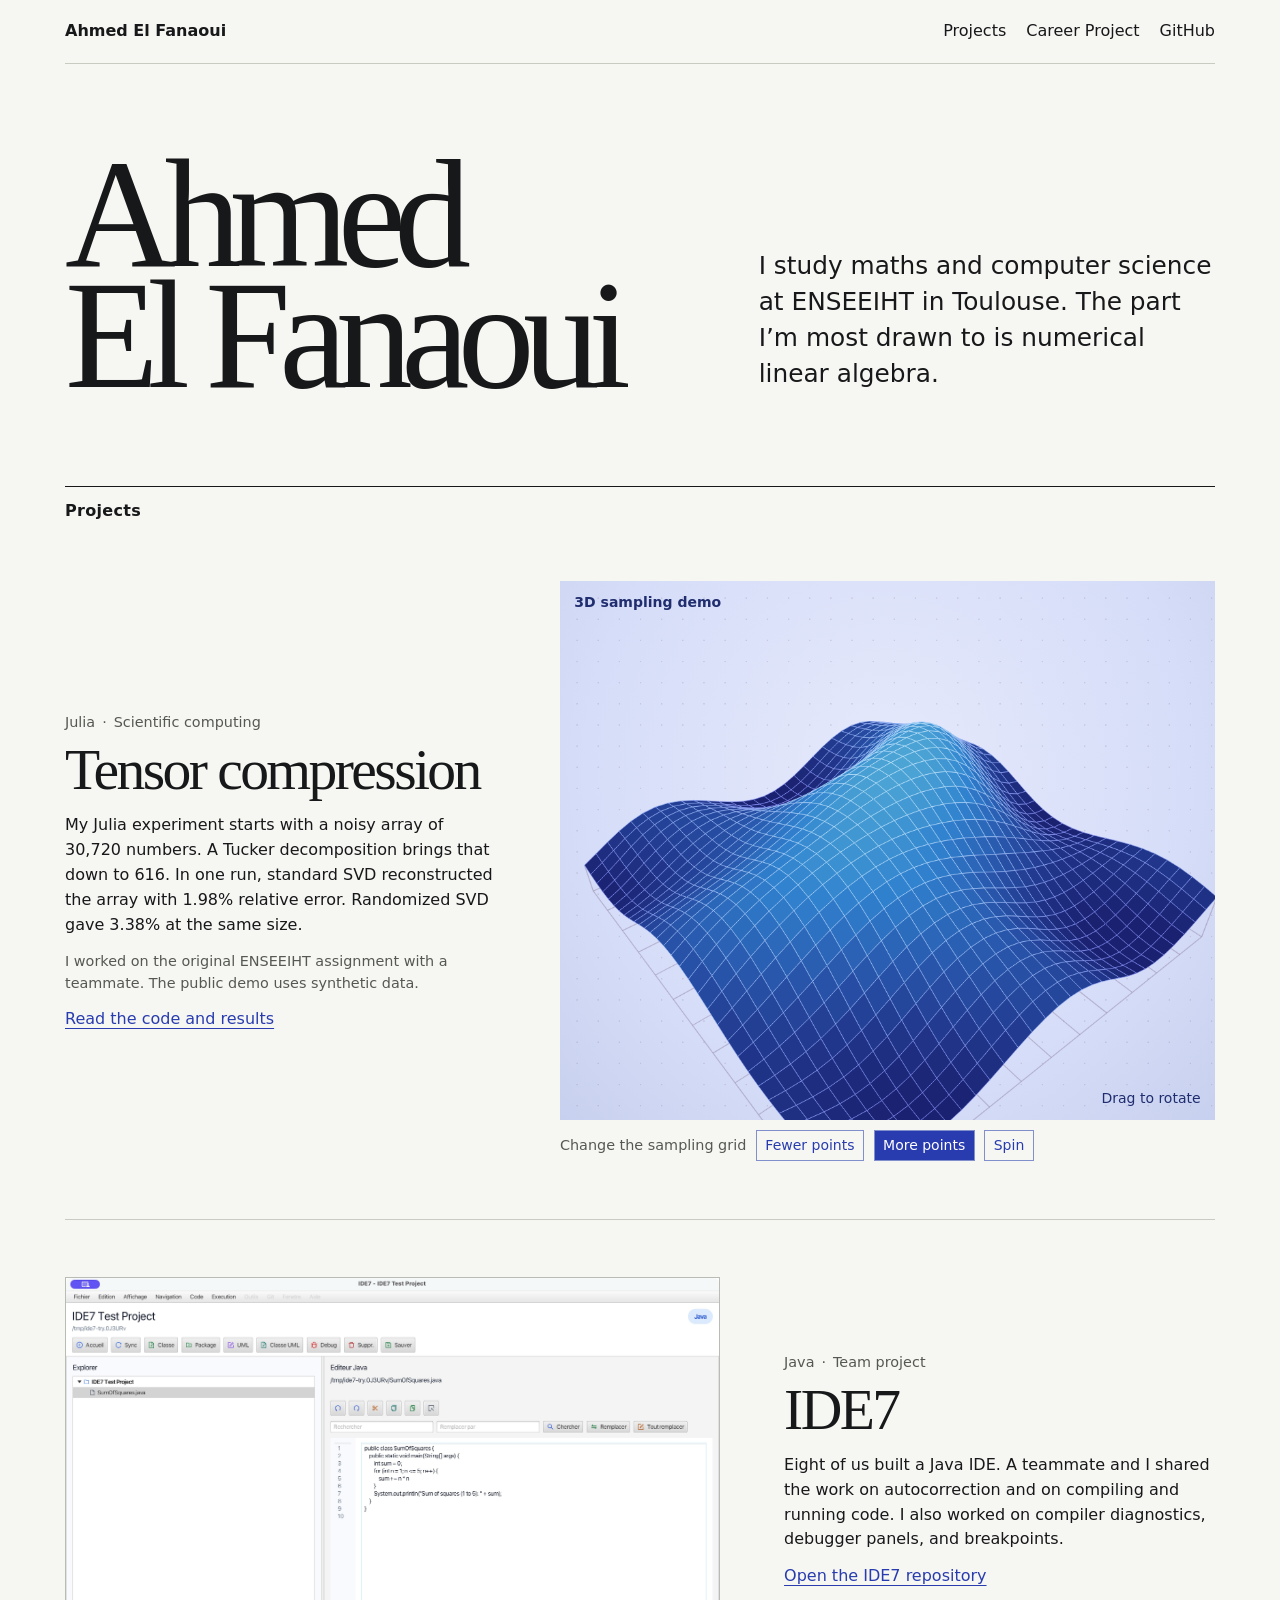
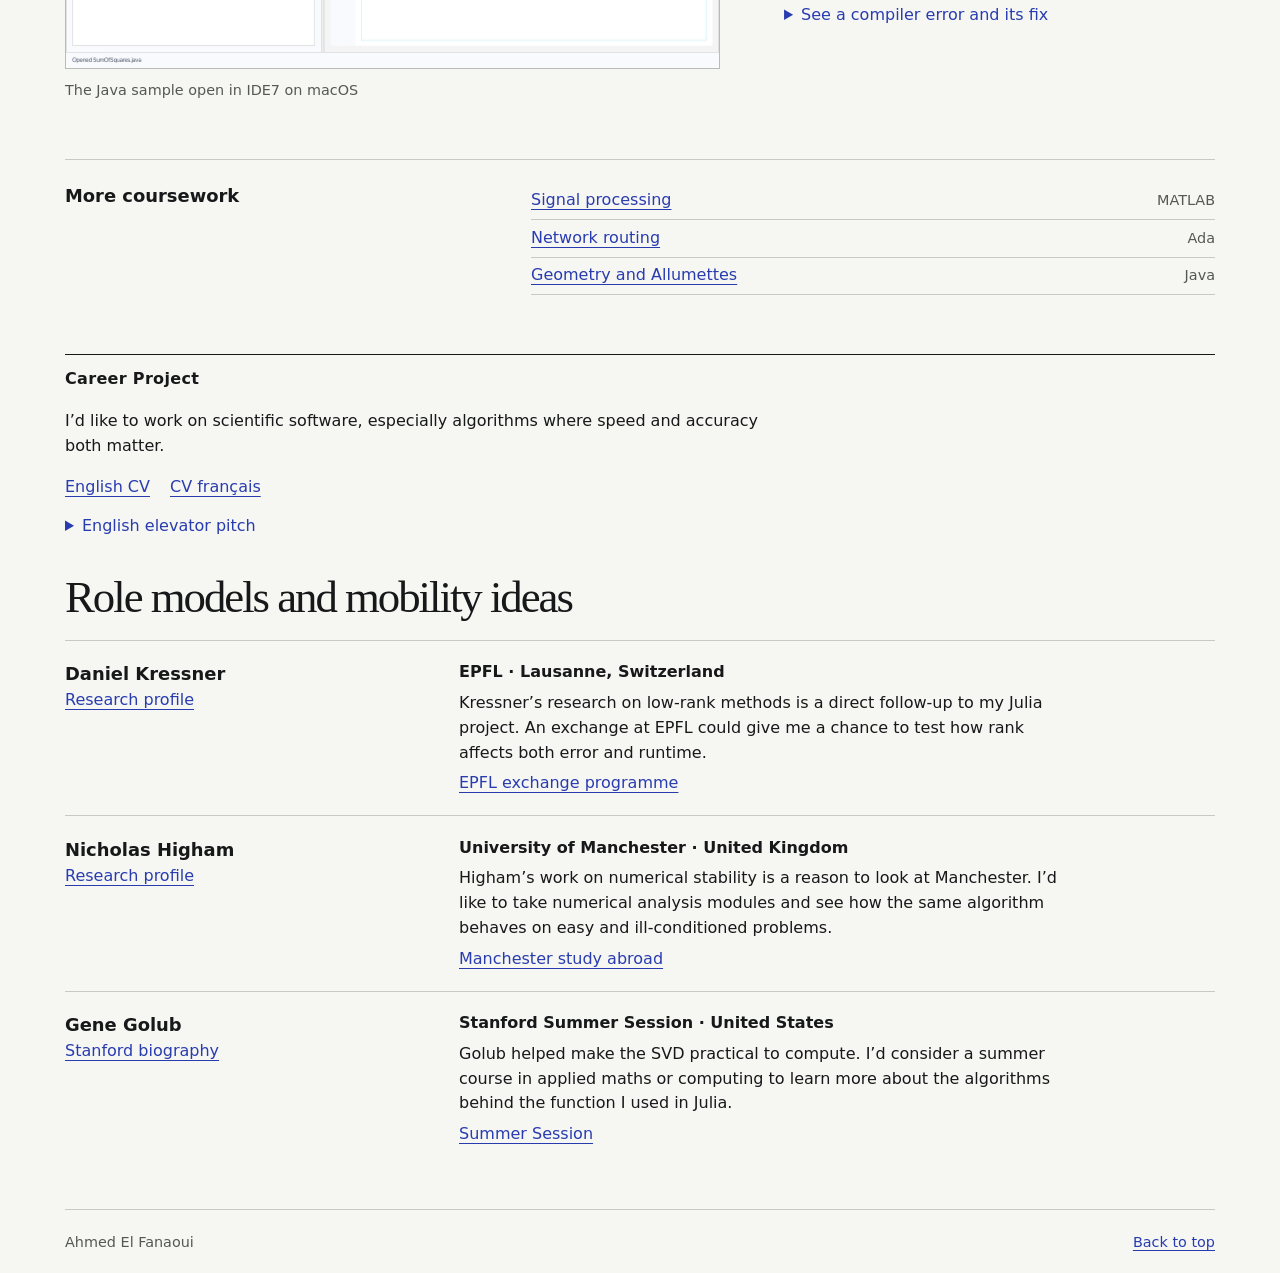
<file: index.html>
<!doctype html>
<html lang="en">
<head>
  <meta charset="utf-8">
  <meta name="viewport" content="width=device-width, initial-scale=1">
  <meta name="description" content="Ahmed El Fanaoui, engineering student at ENSEEIHT. Applied mathematics and scientific computing projects.">
  <meta name="theme-color" content="#f6f6f3">
  <title>Ahmed El Fanaoui</title>
  <link rel="stylesheet" href="./styles.css?v=personal1">
  <script src="./portfolio.js?v=personal1" defer></script>
</head>
<body id="top">
  <a class="skip" href="#main">Skip to content</a>
  <header class="wrap site-header">
    <a class="home" href="#top">Ahmed El Fanaoui</a>
    <nav aria-label="Main navigation">
      <a href="#projects">Projects</a>
      <a href="#career">Career Project</a>
      <a href="https://github.com/ahmdef">GitHub</a>
    </nav>
  </header>
  <main id="main" class="wrap">
    <section class="intro" aria-labelledby="name">
      <h1 id="name">Ahmed<br>El Fanaoui</h1>
      <div class="bio">
        <p>I study maths and computer science at ENSEEIHT in Toulouse. The part I’m most drawn to is numerical linear algebra.</p>
      </div>
    </section>

    <section id="projects" aria-labelledby="projects-title">
      <h2 class="section-title" id="projects-title">Projects</h2>
      <article class="project tensor">
        <div class="project-text">
          <p class="meta">Julia <span>·</span> Scientific computing</p>
          <h3>Tensor compression</h3>
          <p>My Julia experiment starts with a noisy array of 30,720 numbers. A Tucker decomposition brings that down to 616. In one run, standard SVD reconstructed the array with 1.98% relative error. Randomized SVD gave 3.38% at the same size.</p>
          <p class="credit">I worked on the original ENSEEIHT assignment with a teammate. The public demo uses synthetic data.</p>
          <a href="https://github.com/ahmdef/tensor-low-rank-julia">Read the code and results</a>
        </div>
      <figure class="surface-figure" aria-labelledby="scene-caption">
        <div class="scene">
          <canvas id="surface" width="960" height="790" role="img" aria-label="Interactive three-dimensional surface sampled on a rectangular grid."></canvas>
          <div class="scene-label">3D sampling demo</div>
          <div class="scene-hint" id="scene-hint" hidden>Drag to rotate</div>
        </div>
        <figcaption id="scene-caption">
          <span class="scene-description">Change the sampling grid</span>
          <div class="scene-controls" id="scene-controls" hidden>
            <button type="button" data-grid="coarse" aria-pressed="false">Fewer points</button>
            <button type="button" data-grid="fine" aria-pressed="true">More points</button>
            <button type="button" id="rotate" aria-pressed="false">Spin</button>
          </div>
        </figcaption>
      </figure>
      </article>

      <article class="project ide">
        <figure class="editor">
          <img src="./ide7-editor.png" alt="IDE7’s Java editor showing the SumOfSquares test program." width="2940" height="1754" loading="lazy">
          <figcaption>The Java sample open in IDE7 on macOS</figcaption>
        </figure>
        <div class="project-text">
          <p class="meta">Java <span>·</span> Team project</p>
          <h3>IDE7</h3>
          <p>Eight of us built a Java IDE. A teammate and I shared the work on autocorrection and on compiling and running code. I also worked on compiler diagnostics, debugger panels, and breakpoints.</p>
          <a href="https://github.com/ahmdef/ide7-compile-run-demo">Open the IDE7 repository</a>
          <details class="example">
            <summary>See a compiler error and its fix</summary>
        <section class="console" aria-label="Java diagnostic example">
          
          <div class="console-controls" hidden>
            <button type="button" data-example="error" aria-pressed="true">Show the error</button>
            <button type="button" data-example="fixed" aria-pressed="false">Fix and run</button>
          </div>
          <pre class="code-line"><code id="example-code">sum += n * n</code></pre>
          <div class="console-output" aria-live="polite">
            <p id="example-status">Compilation failed</p>
            <pre id="example-output">Line 5: ';' expected</pre>
          </div>
          <p class="example-note">Example from the IDE7 sample program.</p>
        </section>
          </details>
        </div>
      </article>

      <div class="coursework">
        <h3>More coursework</h3>
        <ul>
          <li><a href="https://github.com/ahmdef/SIgnal-Processing-Project">Signal processing</a><span>MATLAB</span></li>
          <li><a href="https://github.com/ahmdef/Ada-Project">Network routing</a><span>Ada</span></li>
          <li><a href="https://github.com/ahmdef/Project-Java">Geometry and Allumettes</a><span>Java</span></li>
        </ul>
      </div>
    </section>

    <section id="career" aria-labelledby="career-title">
      <h2 class="section-title" id="career-title">Career Project</h2>
      <div class="career-intro">
        <p>I’d like to work on scientific software, especially algorithms where speed and accuracy both matter.</p>
        <p class="bio-links"><a href="./cv-en.html">English CV</a><a href="./cv-fr.html" lang="fr">CV français</a></p>
        <details>
          <summary>English elevator pitch</summary>
          <p>Speaking notes for the 2–3 minute video.</p>
<div class="transcript">
                <p>Hi, I’m Ahmed. I study maths and computer science at ENSEEIHT. One bit of maths I keep coming back to is approximation. If I can solve the smaller version of a problem, I want to know what’s left of the original and which details I’ve lost along the way. I like taking those questions from the page into a piece of code I can run and check.</p>
                <p>In a first-year project, a teammate and I worked on compressing a three-dimensional array. I later made a small version of the experiment in Julia with generated data. It started with over 30,000 numbers. Both methods got that down to 616. What interested me was that they used the same amount of storage, but one reconstructed the input more accurately. That gave me a concrete way to talk about the trade-off.</p>
                <p>I’d like to do more of that in scientific software. At EPFL, Daniel Kressner’s work gives me ideas for trying different ranks and measuring their cost. At Manchester, Nicholas Higham’s work makes me want to test what happens when the arithmetic gets less precise. Stanford’s Summer Session is another possibility. I’d like to learn more about matrix computation there and understand the algorithms behind the SVD that Gene Golub helped develop. The common thread in all three ideas is finding a question I can turn into an experiment and explain clearly to someone else.</p>
              </div>
        </details>
      </div>
      <h3 class="paths-heading">Role models and mobility ideas</h3>
      <div class="paths">
        <article>
          <div><h4>Daniel Kressner</h4><a href="https://www.epfl.ch/schools/sb/research/math/research/computationalsciences/">Research profile</a></div>
          <div><h5>EPFL · Lausanne, Switzerland</h5><p>Kressner’s research on low-rank methods is a direct follow-up to my Julia project. An exchange at EPFL could give me a chance to test how rank affects both error and runtime.</p><a href="https://www.epfl.ch/education/international/en/coming-to-epfl/semester-courses/">EPFL exchange programme</a></div>
        </article>
        <article>
          <div><h4>Nicholas Higham</h4><a href="https://www.maths.manchester.ac.uk/~higham/">Research profile</a></div>
          <div><h5>University of Manchester · United Kingdom</h5><p>Higham’s work on numerical stability is a reason to look at Manchester. I’d like to take numerical analysis modules and see how the same algorithm behaves on easy and ill-conditioned problems.</p><a href="https://www.manchester.ac.uk/study/international/study-abroad-exchange/programmes/">Manchester study abroad</a></div>
        </article>
        <article>
          <div><h4>Gene Golub</h4><a href="https://legacy.cs.stanford.edu/memoriam/professor-gene-h-golub">Stanford biography</a></div>
          <div><h5>Stanford Summer Session · United States</h5><p>Golub helped make the SVD practical to compute. I’d consider a summer course in applied maths or computing to learn more about the algorithms behind the function I used in Julia.</p><a href="https://events.stanford.edu/department/summer_session">Summer Session</a></div>
        </article>
      </div>
    </section>
  </main>
  <footer class="wrap footer"><span>Ahmed El Fanaoui</span><a href="#top">Back to top</a></footer>
</body>
</html>
</file>
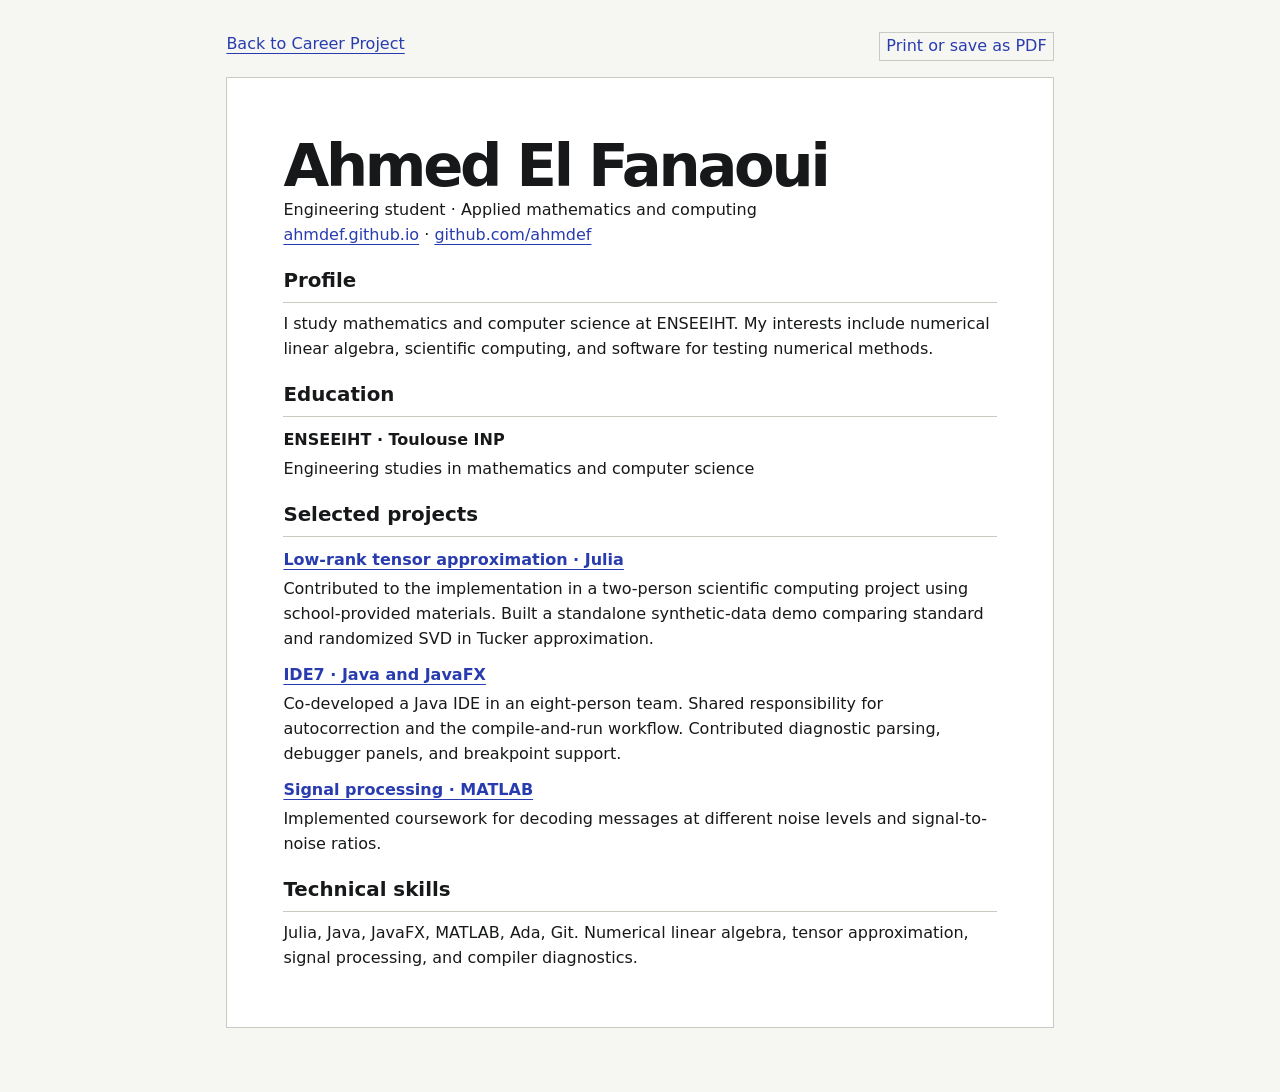
<file: cv-en.html>
<!doctype html>
<html lang="en">
<head>
  <meta charset="utf-8">
  <meta name="viewport" content="width=device-width, initial-scale=1">
  <title>CV in English | Ahmed El Fanaoui</title>
  <link rel="stylesheet" href="./styles.css?v=personal1">
</head>
<body class="cv-page">
  <nav class="actions" aria-label="CV in English">
    <a class="button secondary" href="./#career">Back to Career Project</a>
    <button class="button primary" type="button" onclick="window.print()">Print or save as PDF</button>
  </nav>
  <main class="cv-paper">
    <h1>Ahmed El Fanaoui</h1>
    <p>Engineering student · Applied mathematics and computing</p>
    <p><a href="https://ahmdef.github.io/">ahmdef.github.io</a> · <a href="https://github.com/ahmdef">github.com/ahmdef</a></p>
    <section><h2>Profile</h2><p>I study mathematics and computer science at ENSEEIHT. My interests include numerical linear algebra, scientific computing, and software for testing numerical methods.</p></section>
    <section><h2>Education</h2><h3>ENSEEIHT · Toulouse INP</h3><p>Engineering studies in mathematics and computer science</p></section>
    <section>
      <h2>Selected projects</h2>
      <h3><a href="https://github.com/ahmdef/tensor-low-rank-julia">Low-rank tensor approximation · Julia</a></h3><p>Contributed to the implementation in a two-person scientific computing project using school-provided materials. Built a standalone synthetic-data demo comparing standard and randomized SVD in Tucker approximation.</p>
      <h3><a href="https://github.com/ahmdef/ide7-compile-run-demo">IDE7 · Java and JavaFX</a></h3><p>Co-developed a Java IDE in an eight-person team. Shared responsibility for autocorrection and the compile-and-run workflow. Contributed diagnostic parsing, debugger panels, and breakpoint support.</p>
      <h3><a href="https://github.com/ahmdef/SIgnal-Processing-Project">Signal processing · MATLAB</a></h3><p>Implemented coursework for decoding messages at different noise levels and signal-to-noise ratios.</p>
    </section>
    <section><h2>Technical skills</h2><p>Julia, Java, JavaFX, MATLAB, Ada, Git. Numerical linear algebra, tensor approximation, signal processing, and compiler diagnostics.</p></section>
  </main>
</body>
</html>
</file>
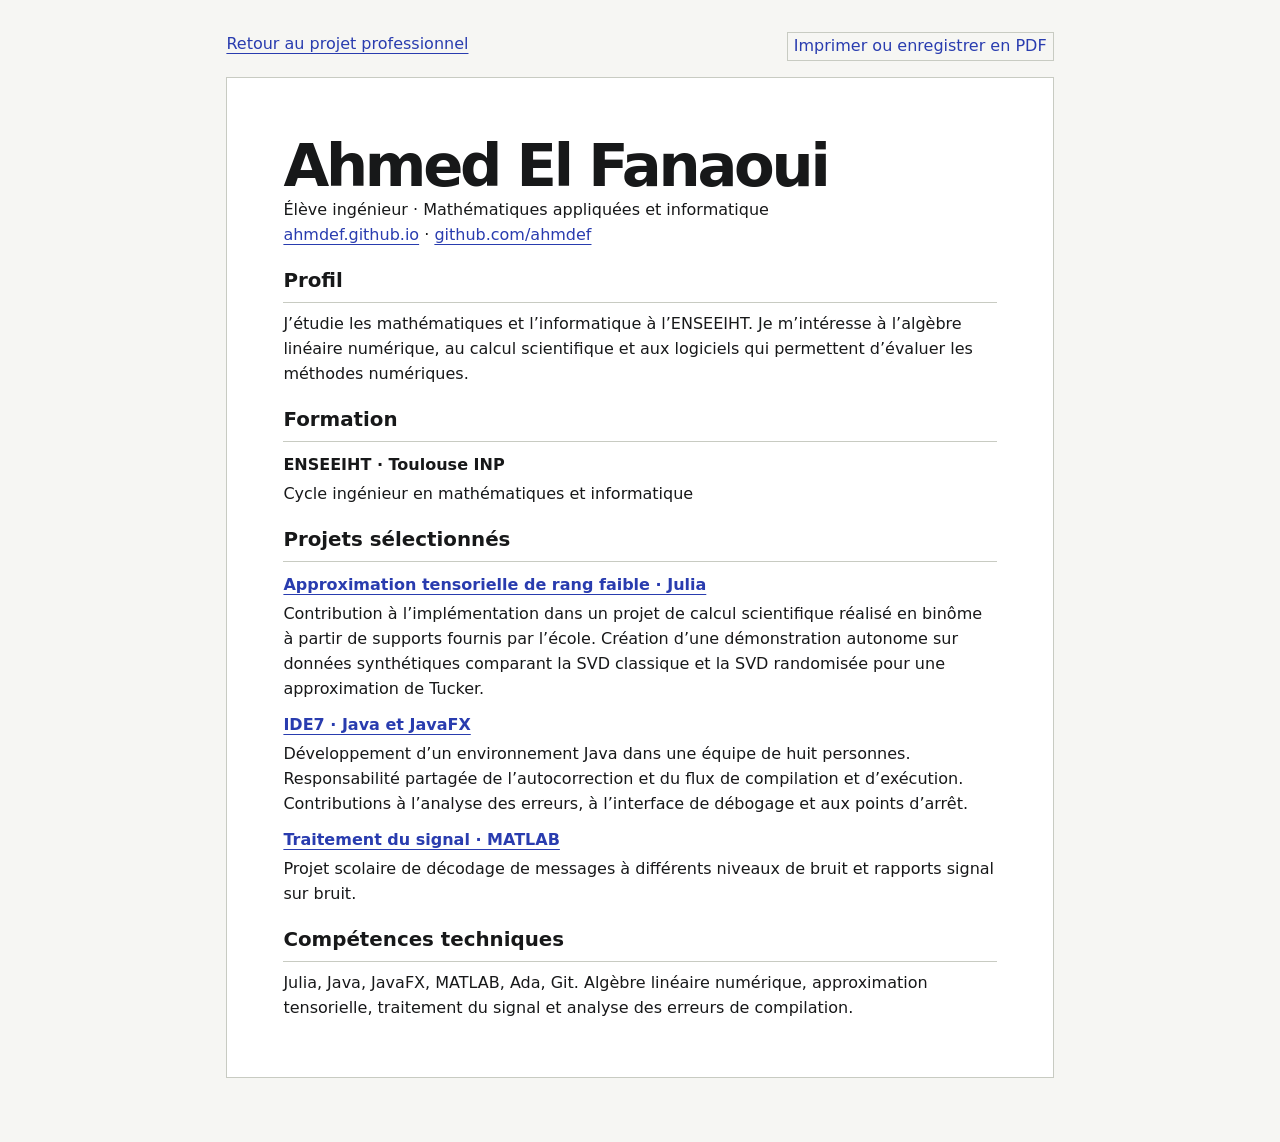
<file: cv-fr.html>
<!doctype html>
<html lang="fr">
<head>
  <meta charset="utf-8">
  <meta name="viewport" content="width=device-width, initial-scale=1">
  <title>CV en français | Ahmed El Fanaoui</title>
  <link rel="stylesheet" href="./styles.css?v=personal1">
</head>
<body class="cv-page">
  <nav class="actions" aria-label="CV en français">
    <a class="button secondary" href="./#career">Retour au projet professionnel</a>
    <button class="button primary" type="button" onclick="window.print()">Imprimer ou enregistrer en PDF</button>
  </nav>
  <main class="cv-paper">
    <h1>Ahmed El Fanaoui</h1>
    <p>Élève ingénieur · Mathématiques appliquées et informatique</p>
    <p><a href="https://ahmdef.github.io/">ahmdef.github.io</a> · <a href="https://github.com/ahmdef">github.com/ahmdef</a></p>
    <section><h2>Profil</h2><p>J’étudie les mathématiques et l’informatique à l’ENSEEIHT. Je m’intéresse à l’algèbre linéaire numérique, au calcul scientifique et aux logiciels qui permettent d’évaluer les méthodes numériques.</p></section>
    <section><h2>Formation</h2><h3>ENSEEIHT · Toulouse INP</h3><p>Cycle ingénieur en mathématiques et informatique</p></section>
    <section>
      <h2>Projets sélectionnés</h2>
      <h3><a href="https://github.com/ahmdef/tensor-low-rank-julia">Approximation tensorielle de rang faible · Julia</a></h3><p>Contribution à l’implémentation dans un projet de calcul scientifique réalisé en binôme à partir de supports fournis par l’école. Création d’une démonstration autonome sur données synthétiques comparant la SVD classique et la SVD randomisée pour une approximation de Tucker.</p>
      <h3><a href="https://github.com/ahmdef/ide7-compile-run-demo">IDE7 · Java et JavaFX</a></h3><p>Développement d’un environnement Java dans une équipe de huit personnes. Responsabilité partagée de l’autocorrection et du flux de compilation et d’exécution. Contributions à l’analyse des erreurs, à l’interface de débogage et aux points d’arrêt.</p>
      <h3><a href="https://github.com/ahmdef/SIgnal-Processing-Project">Traitement du signal · MATLAB</a></h3><p>Projet scolaire de décodage de messages à différents niveaux de bruit et rapports signal sur bruit.</p>
    </section>
    <section><h2>Compétences techniques</h2><p>Julia, Java, JavaFX, MATLAB, Ada, Git. Algèbre linéaire numérique, approximation tensorielle, traitement du signal et analyse des erreurs de compilation.</p></section>
  </main>
</body>
</html>
</file>
<file: styles.css>
:root {
  color-scheme: light;
  --paper: #f6f6f3;
  --ink: #171819;
  --muted: #555952;
  --line: #c8cbc2;
  --blue: #293caf;
  --mono: "SFMono-Regular", Consolas, monospace;
  font: 100%/1.56 "Avenir Next", "Segoe UI", system-ui, sans-serif;
  color: var(--ink);
  background: var(--paper);
}
* { box-sizing: border-box; }
body, h1, h2, h3, h4, h5, p, figure { margin: 0; }
[hidden] { display: none !important; }
a { color: var(--blue); text-decoration-thickness: 1px; text-underline-offset: .23em; }
a:hover { text-decoration-thickness: 2px; }
a:focus-visible, button:focus-visible, summary:focus-visible, canvas:focus-visible { outline: 2px solid var(--blue); outline-offset: 4px; }
.wrap { width: min(1150px, calc(100% - 80px)); margin-inline: auto; }
.skip { position: fixed; left: .8rem; top: .8rem; transform: translateY(-180%); z-index: 2; padding: .55rem .8rem; background: white; }
.skip:focus { transform: none; }
.site-header, .footer {
  min-height: 64px;
  display: flex;
  flex-wrap: wrap;
  align-items: center;
  justify-content: space-between;
  gap: .5rem 1.25rem;
  border-bottom: 1px solid var(--line);
}
.site-header a { color: var(--ink); text-decoration: none; }
.site-header a:hover { text-decoration: underline; }
.home { font-weight: 750; }
nav, .bio-links { display: flex; flex-wrap: wrap; gap: .55rem 1.25rem; }
.intro { display: grid; grid-template-columns: 1.45fr 1fr; align-items: end; gap: 2rem; padding-block: clamp(3rem, 7vw, 6.8rem); }
.intro h1 {
  font-family: "Iowan Old Style", "Palatino Linotype", Palatino, Georgia, serif;
  font-size: clamp(4.9rem, 12vw, 10.8rem);
  font-weight: 500;
  letter-spacing: -.075em;
  line-height: .79;
}
.bio { padding-bottom: .25rem; }
.bio > p:first-child { max-width: 31ch; font-size: clamp(1.15rem, 2vw, 1.55rem); line-height: 1.45; }
.bio-links { margin-top: 1rem; }
.section-title {
  border-top: 1px solid var(--ink);
  padding-top: .75rem;
  font-size: 1rem;
  font-weight: 800;
  letter-spacing: .02em;
}
.project {
  display: grid;
  grid-template-columns: 1fr 1.52fr;
  align-items: center;
  gap: clamp(1.35rem, 5vw, 4.5rem);
  padding-block: clamp(1.7rem, 4.5vw, 4rem);
  border-bottom: 1px solid var(--line);
}
.ide { grid-template-columns: 1.52fr 1fr; }
.project-text h3, .paths-heading {
  font-family: "Iowan Old Style", "Palatino Linotype", Palatino, Georgia, serif;
  font-size: clamp(2.45rem, 4.5vw, 4.4rem);
  font-weight: 500;
  line-height: .98;
  letter-spacing: -.045em;
  margin: .55rem 0 .9rem;
}
.project-text > p:not(.meta) { max-width: 45ch; margin-bottom: .75rem; }
.meta, figcaption, .coursework span, .credit { color: var(--muted); font-size: .9rem; }
.meta span { margin-inline: .15rem; }
.scene { position: relative; background: radial-gradient(ellipse at 50% 35%, #e5e9fb, #d6ddf8 65%, #c7d0ee); }
.surface-figure { min-width: 0; }
.scene canvas { display: block; width: 100%; height: auto; touch-action: pan-y; }
.scene canvas[data-ready] { cursor: grab; }
.scene canvas[data-ready]:active { cursor: grabbing; }
.scene canvas:focus-visible { outline-offset: -4px; }
.scene-label, .scene-hint { position: absolute; color: #202d6f; font-size: .875rem; pointer-events: none; }
.scene-label { left: .9rem; top: .65rem; font-weight: 700; }
.scene-hint { right: .9rem; bottom: .65rem; }
figcaption { padding-top: .6rem; }
.surface-figure figcaption, .scene-controls, .console-controls { display: flex; flex-wrap: wrap; align-items: center; gap: .4rem .6rem; }
button { cursor: pointer; font: inherit; }
.scene-controls button,.console button { padding: .23rem .53rem; color: var(--blue); border: 1px solid #8190cc; background: transparent; font-size: .875rem; }
.scene-controls button[aria-pressed="true"], .console button[aria-pressed="true"] { background: var(--blue); color: white; }
.editor img { display: block; width: 100%; height: auto; border: 1px solid #b8bcb5; background: white; }
details { margin-top: .85rem; }
summary { color: var(--blue); cursor: pointer; }
.console { margin-top: .65rem; padding: .85rem; background: #eceef9; }
.console pre { margin: .65rem 0 0; font: .875rem/1.5 var(--mono); overflow-wrap: anywhere; white-space: pre-wrap; }
.console .example-note { margin: .55rem 0 0; font-size: .875rem; color: var(--muted); }
.console-output { margin-top: .55rem; border-top: 1px solid #bacedb; padding-top: .55rem; }
.console-output p { color: #861937; font-weight: 650; }
.console-output p.success { color: #215e39; }
.coursework { padding-block: 1.4rem 3.65rem; display: grid; grid-template-columns: 1fr 1.52fr; gap: 1rem; }
.coursework h3, .paths h4 { font-size: 1.12rem; }
.coursework ul { list-style: none; padding: 0; margin: 0; }
.coursework li { display: flex; align-items: baseline; justify-content: space-between; gap: .7rem; padding-block: .37rem; border-bottom: 1px solid var(--line); }
.career-intro { max-width: 70ch; padding: 1.1rem 0; }
.career-intro details p { margin-top: .6rem; }
.paths-heading { font-size: clamp(1.85rem, 3.5vw, 3rem); margin-block: 1.25rem; }
.paths article { display: grid; grid-template-columns: 1fr 2fr; gap: 1rem; padding-block: 1.2rem; border-top: 1px solid var(--line); }
.paths h5 { font-size: 1rem; }
.paths p { margin-block: .35rem; max-width: 60ch; }
.footer { border-bottom: 0; border-top: 1px solid var(--line); margin-top: 2.7rem; color: var(--muted); font-size: .9rem; }
.cv-page { max-width: 54rem; margin-inline: auto; padding: 2rem 1.15rem 4rem; }
.cv-paper { background: white; border: 1px solid var(--line); padding: clamp(1.2rem,5vw,3.5rem); }
.cv-paper h1 { font-size: clamp(2.3rem,6vw,3.7rem); line-height: 1.08; letter-spacing: -.055em; }
.cv-paper h2 { font-size: 1.24rem; margin: 1.15rem 0 .55rem; padding-bottom: .3rem; border-bottom: 1px solid var(--line); }
.cv-paper h3 { font-size: 1rem; margin: .7rem 0 .25rem; }
.cv-page .actions { margin-bottom: 1rem; justify-content: space-between; }
.cv-page button { background: transparent; border: 1px solid var(--line); color: var(--blue); }
@media(max-width:760px) {
  .wrap { width: calc(100% - 36px); }
  .intro,.project,.coursework { grid-template-columns: 1fr; }
  .intro { gap: 1.65rem; }
  .intro h1 { font-size: clamp(4.35rem,16vw,7rem); }
  .ide .editor { order: 1; }
}
@media(max-width:510px) {
  .site-header { padding-block: .72rem; }
  .site-header nav { gap: .8rem; font-size: .875rem; }
  .paths article { grid-template-columns: 1fr; gap: .5rem; }
}
@media print {
  .cv-page { max-width: none; padding: 0; }
  .cv-paper { padding: 0; border: 0; }
  .cv-page .actions { display: none; }
  .cv-paper section { break-inside: avoid; }
}
</file>
